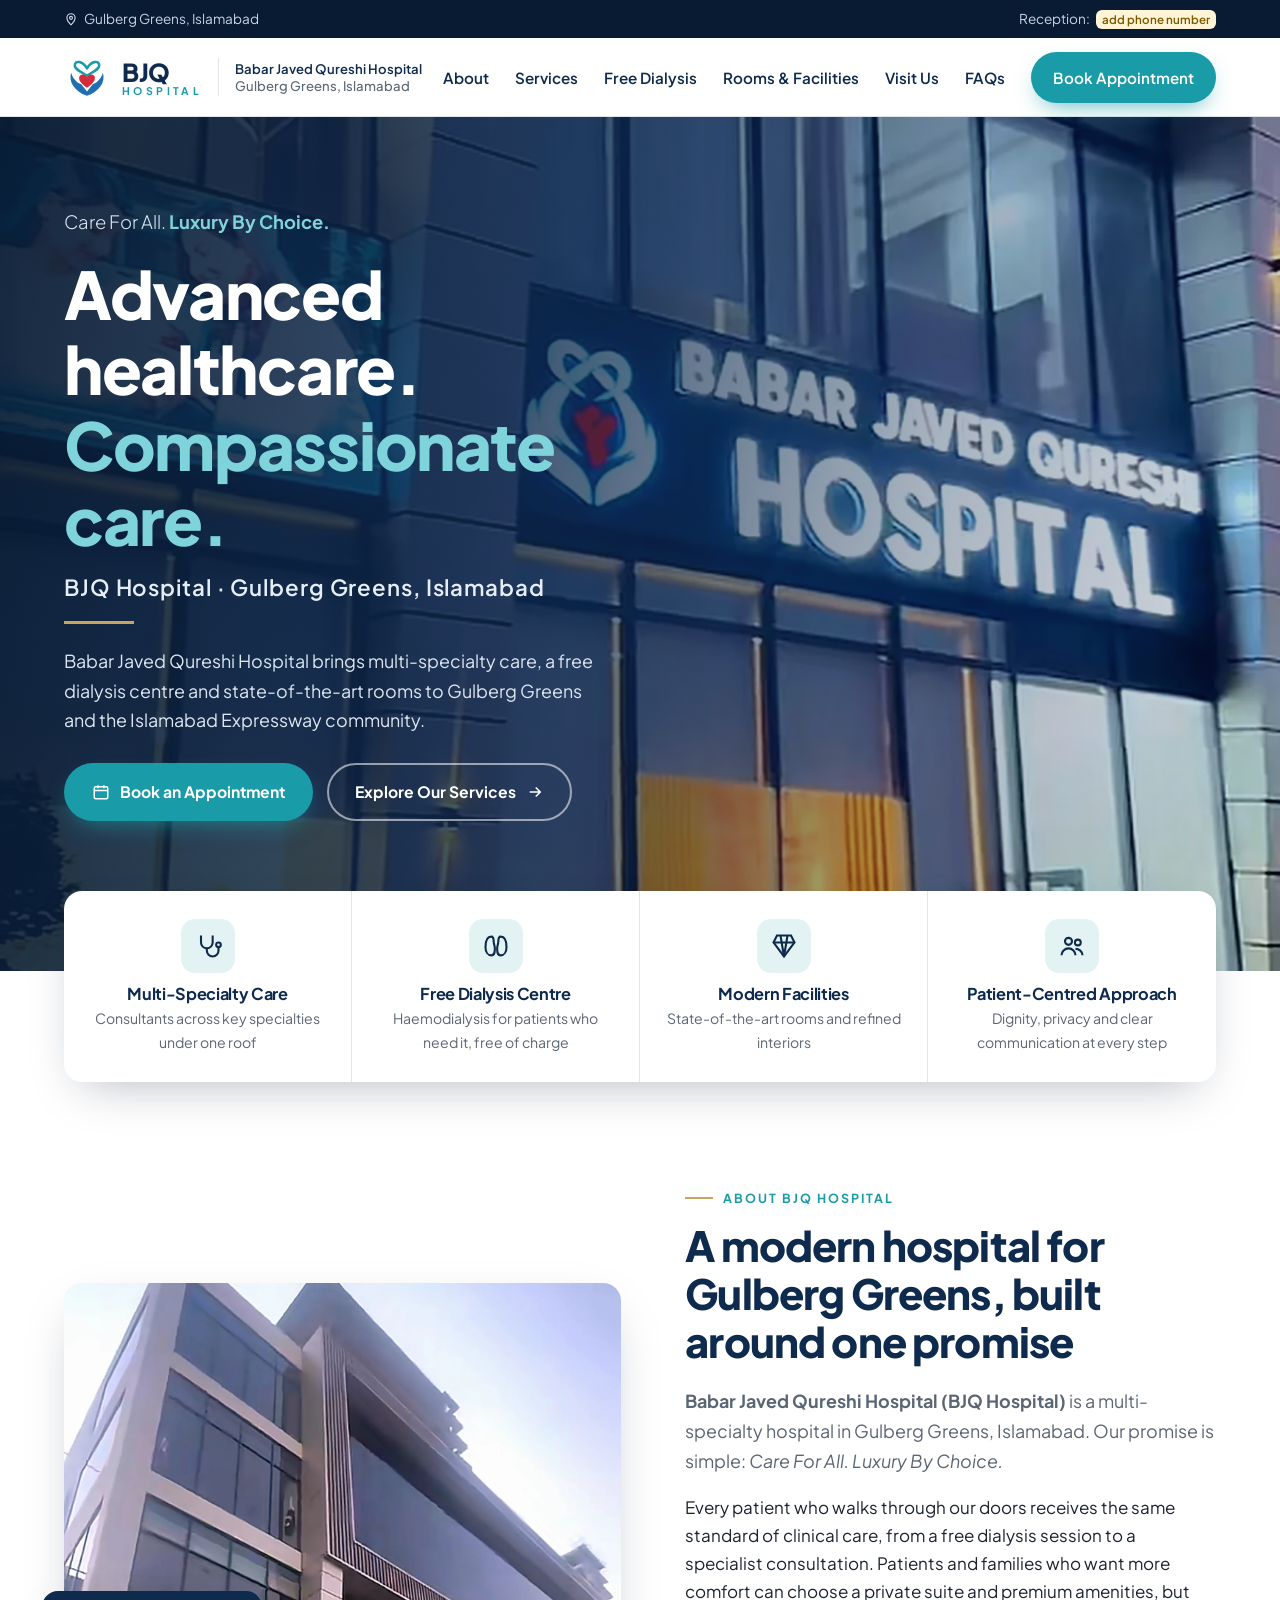
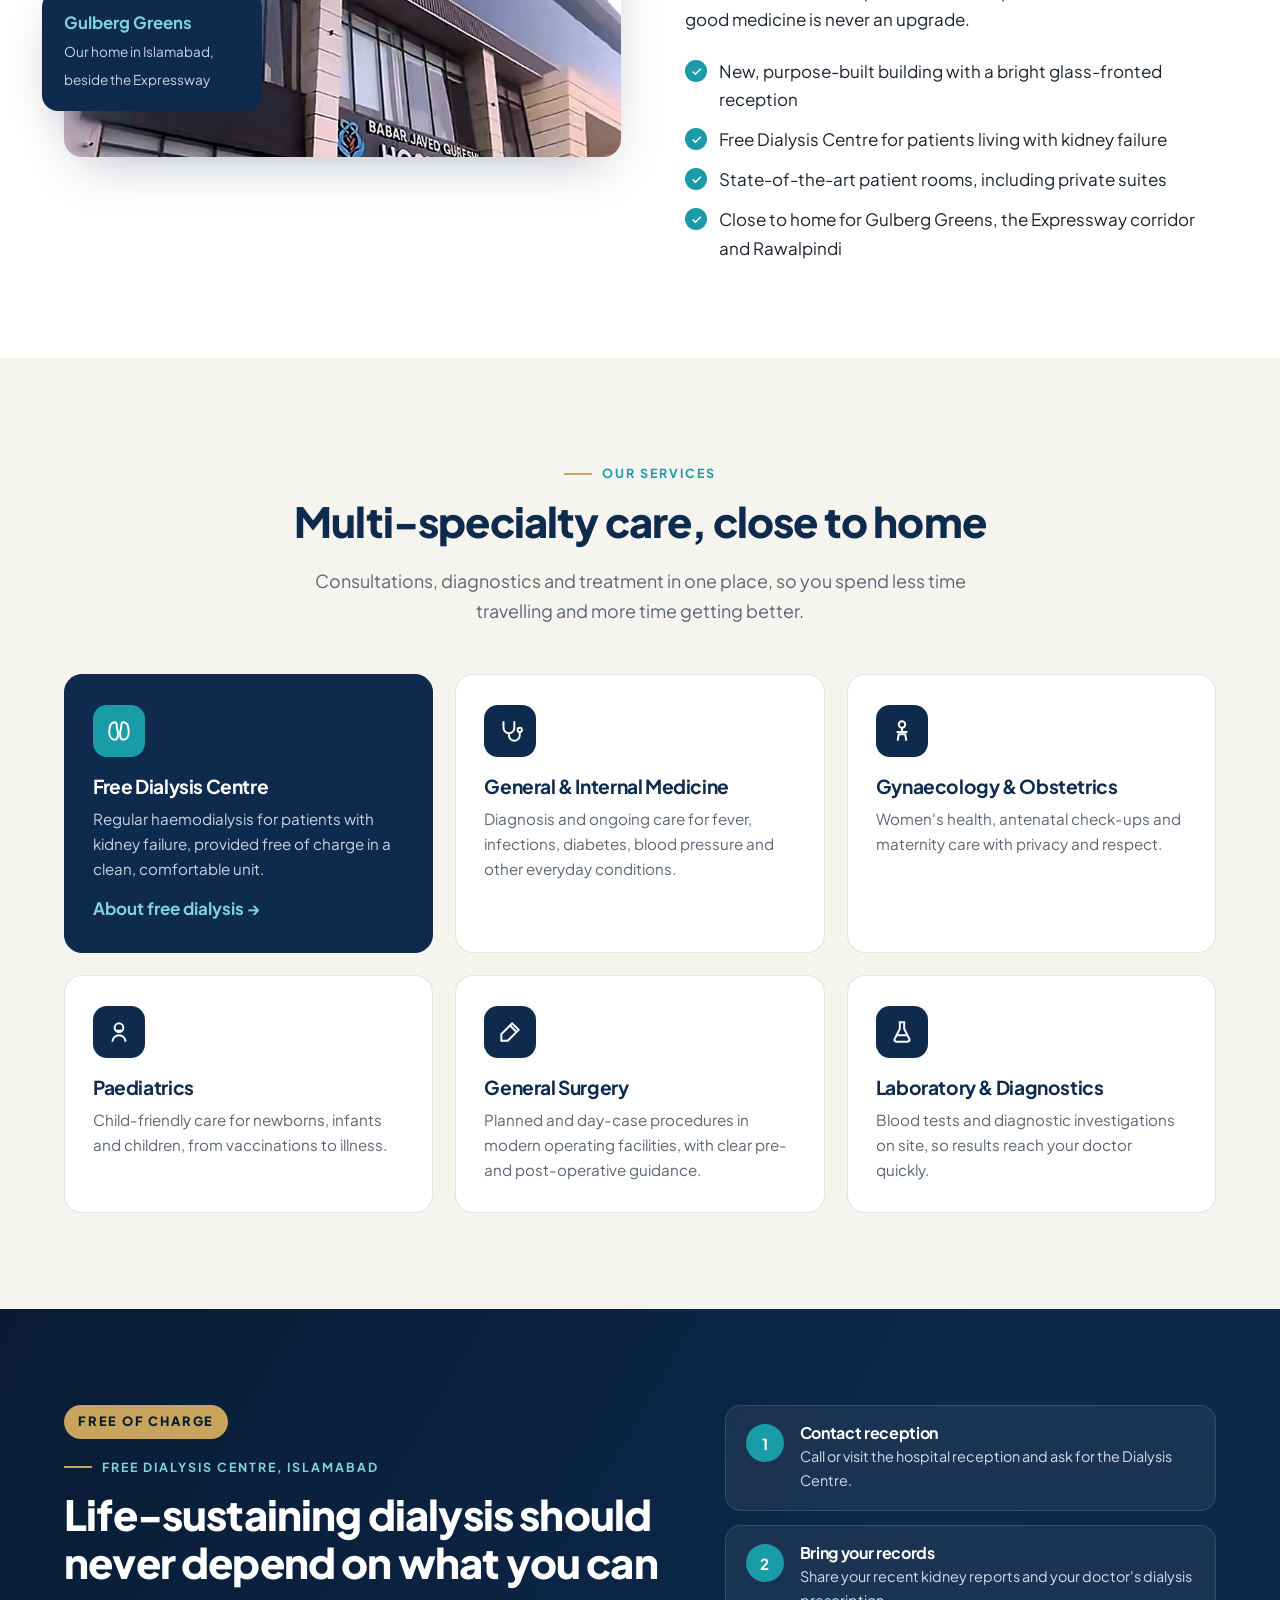
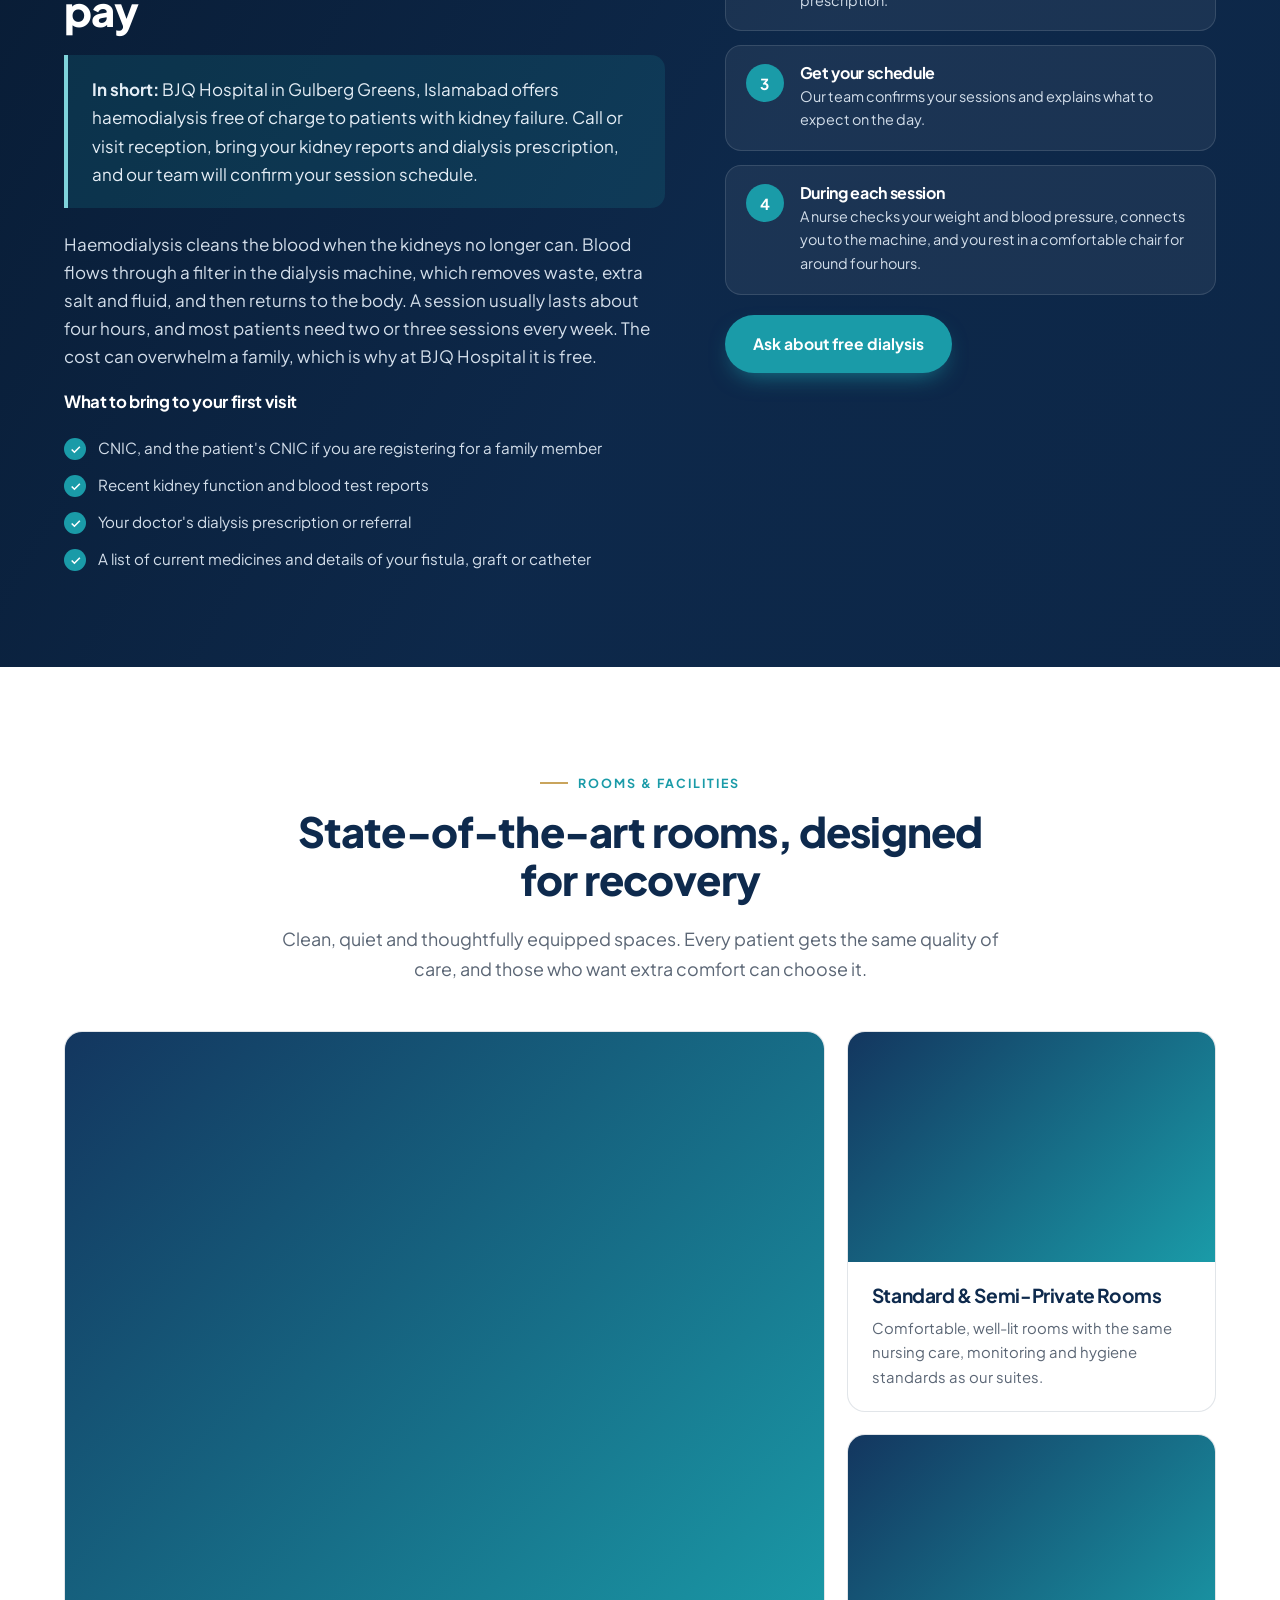
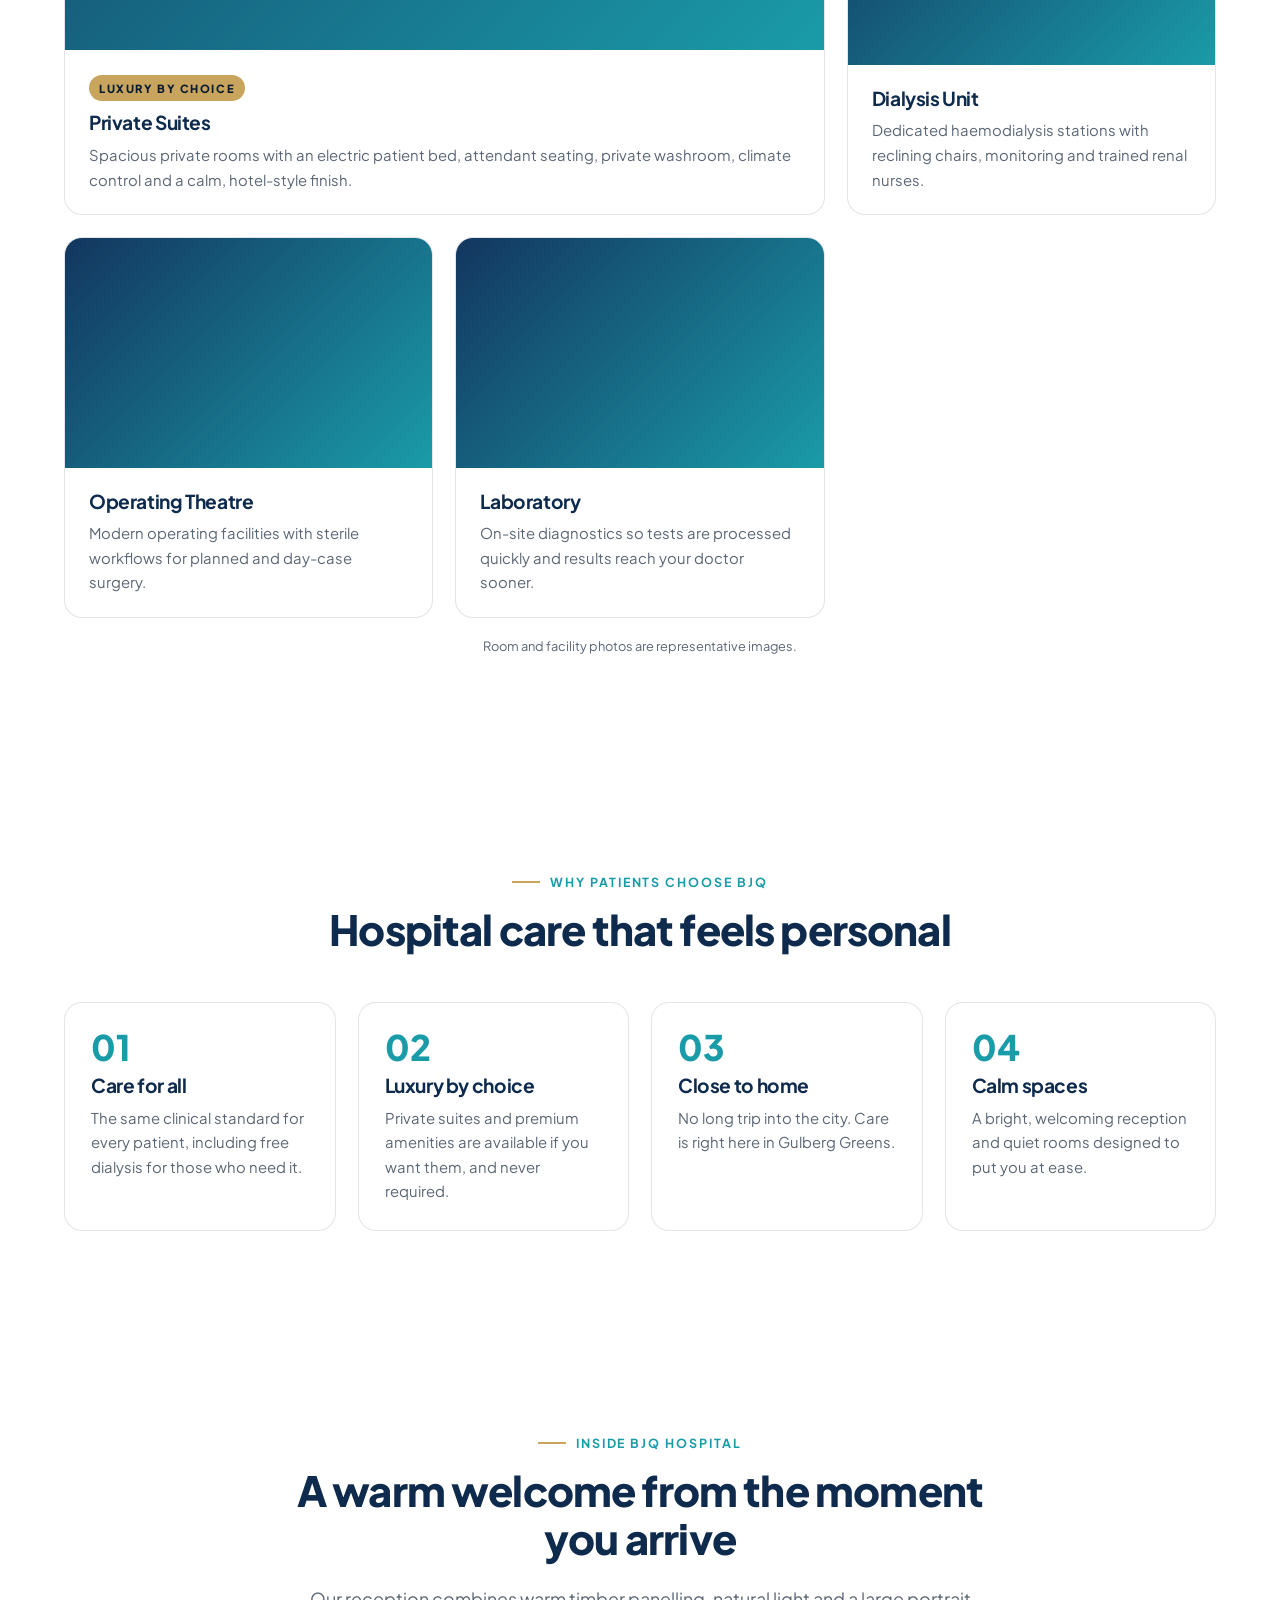
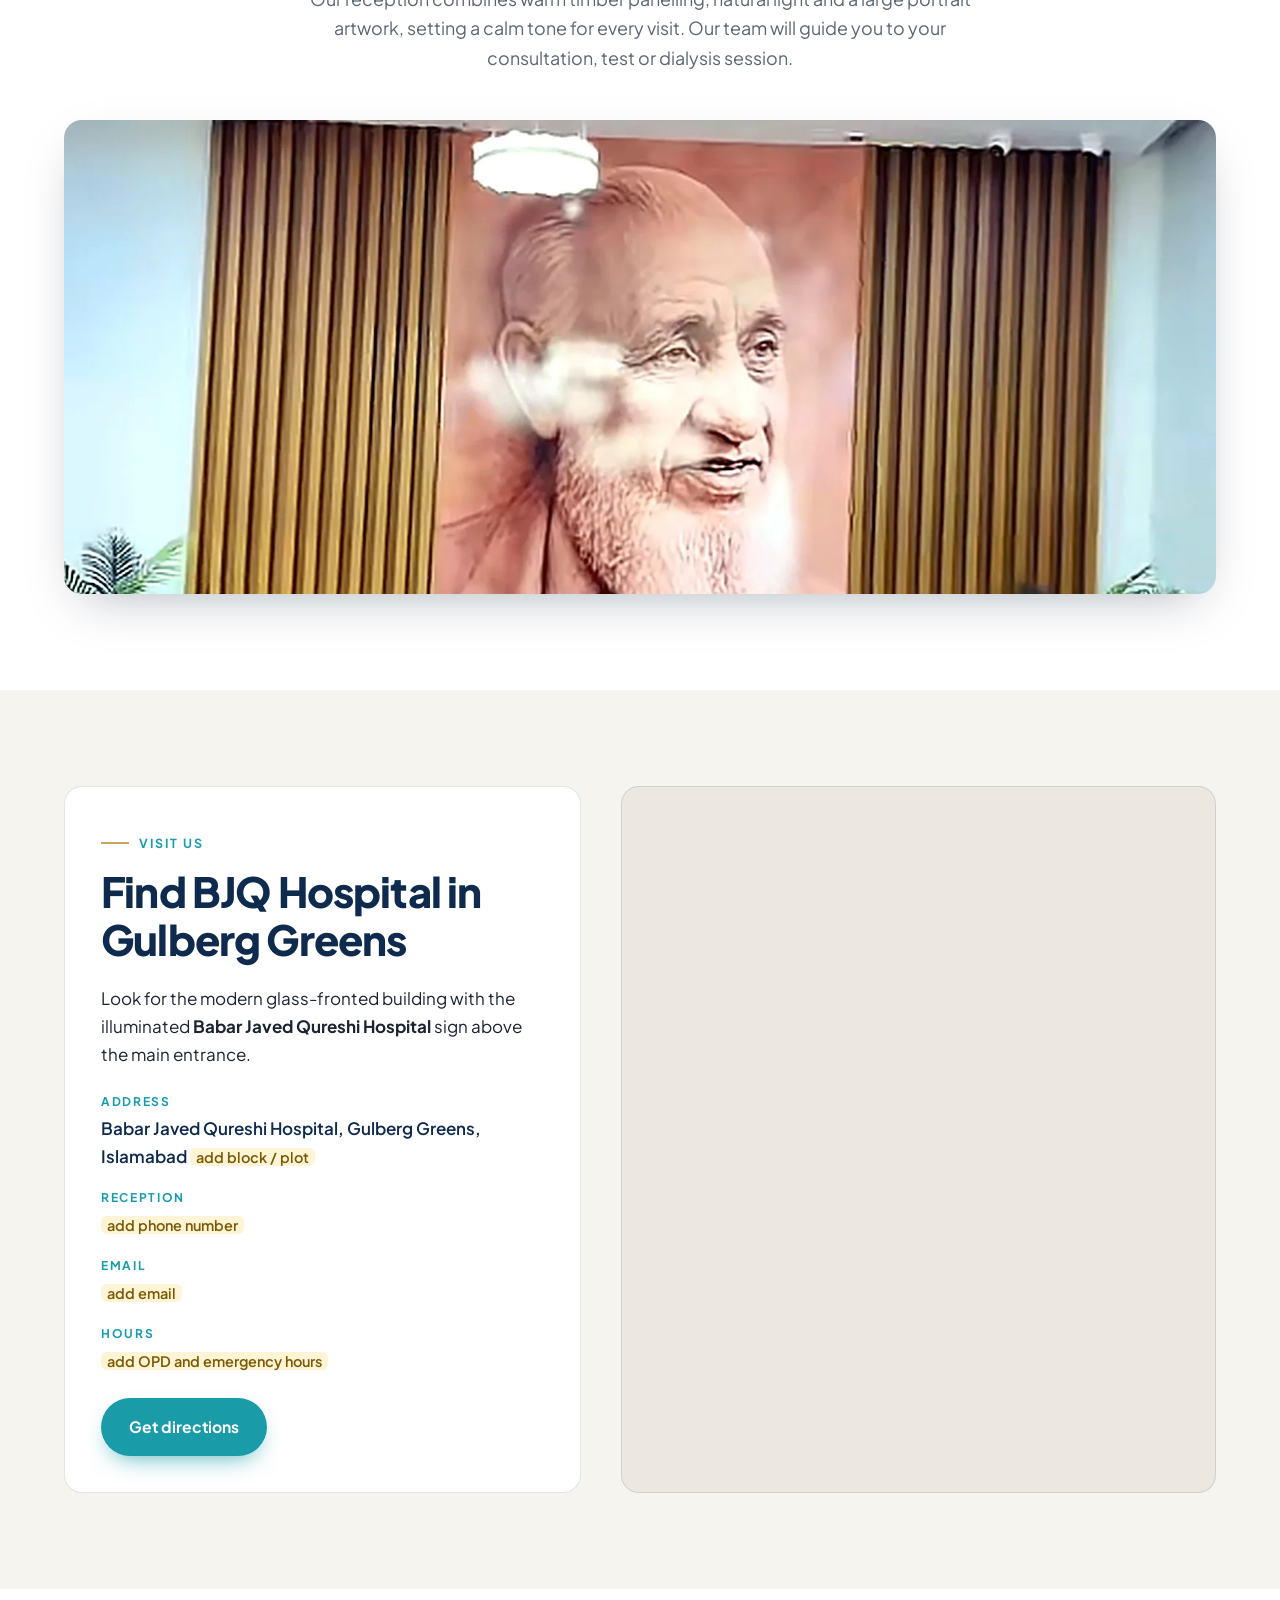
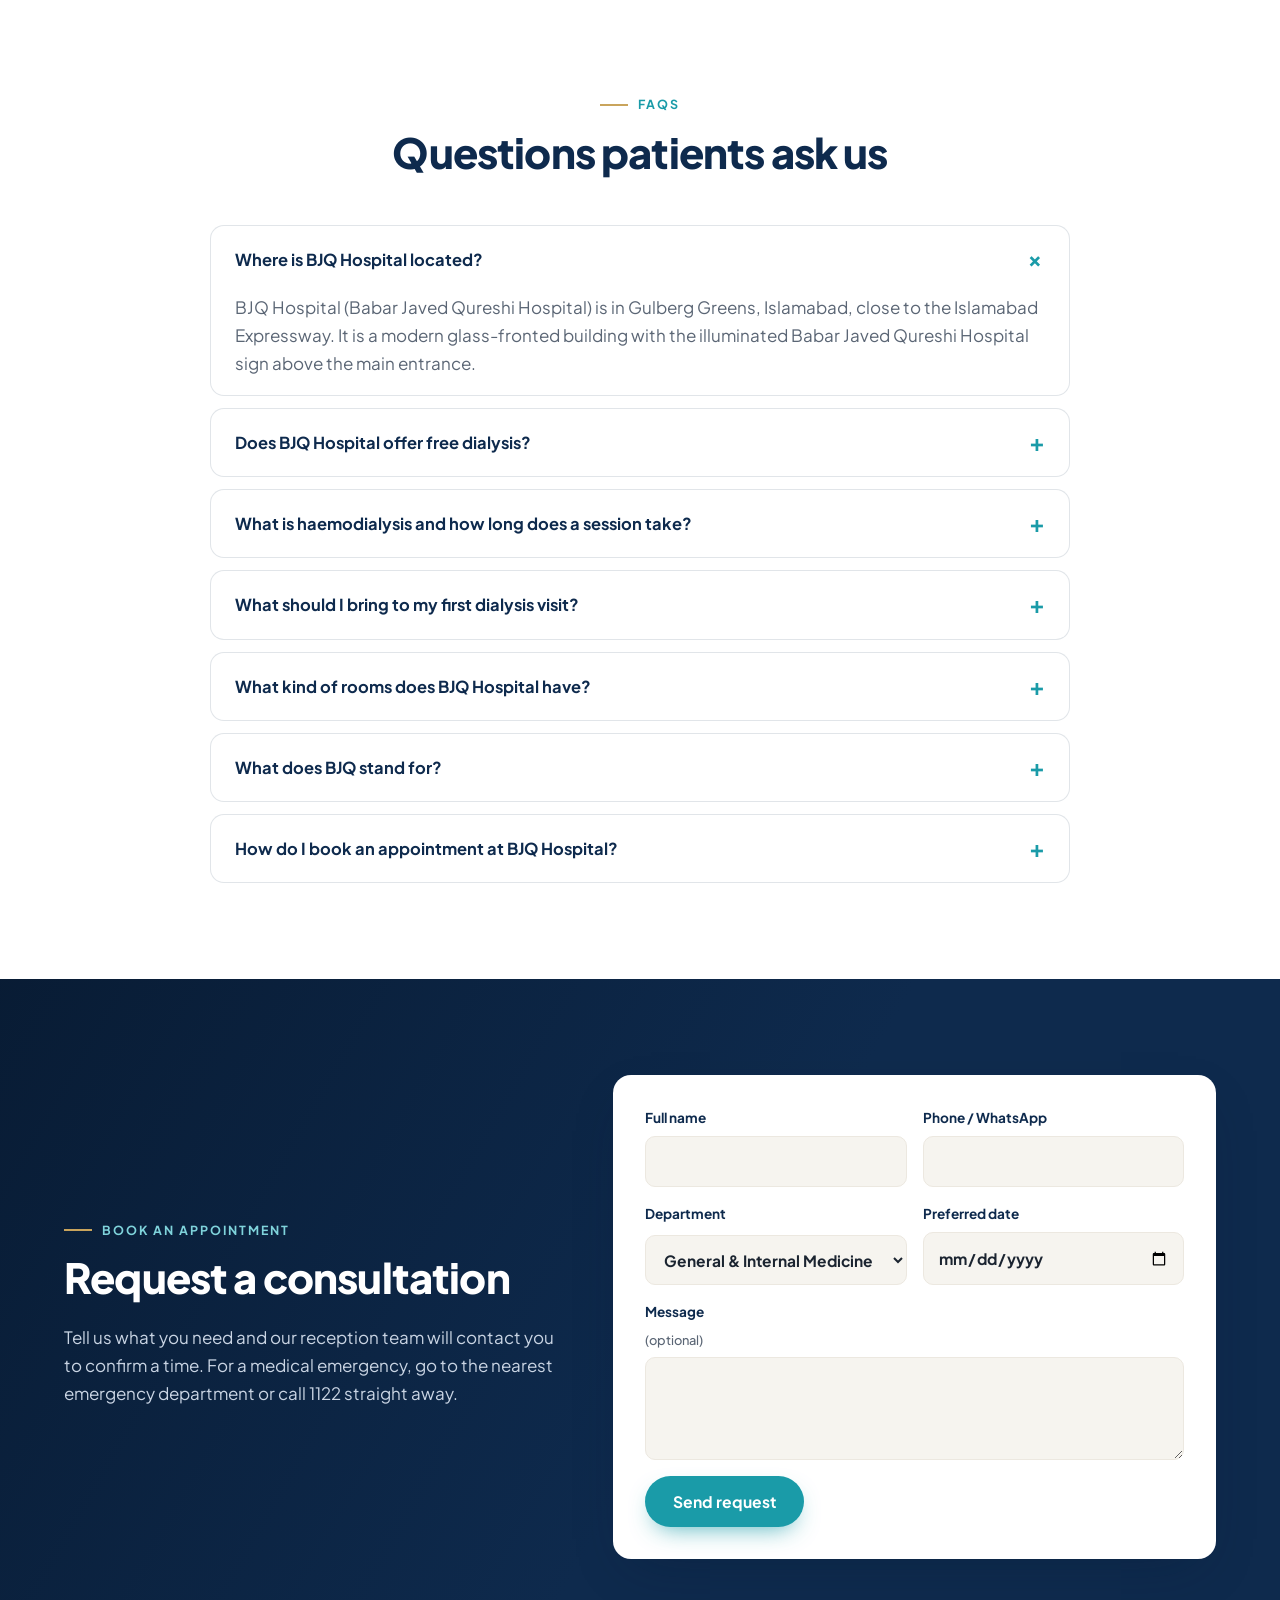
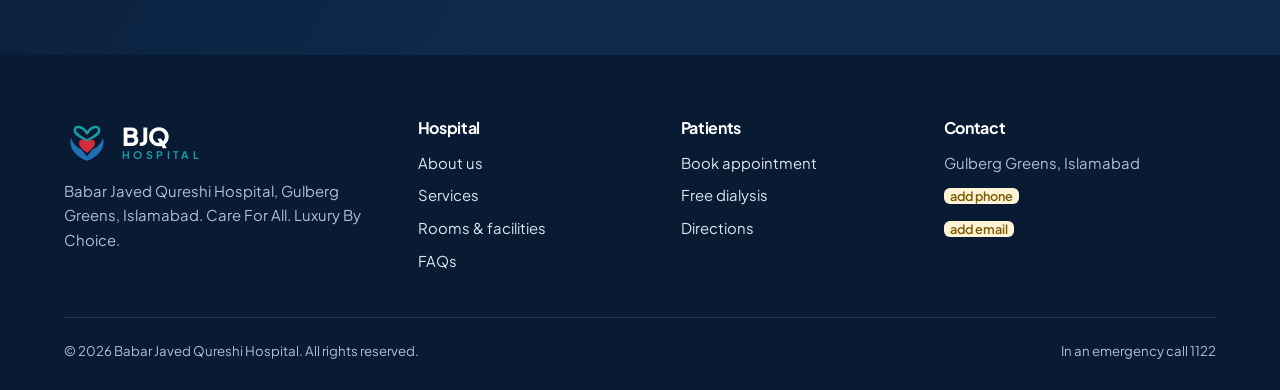
<file: index.html>
<!doctype html>
<html lang="en-PK">
<head>
<meta charset="utf-8">
<meta name="viewport" content="width=device-width, initial-scale=1">
<title>BJQ Hospital Gulberg Greens Islamabad | Multi-Specialty Care &amp; Free Dialysis</title>
<meta name="description" content="Babar Javed Qureshi (BJQ) Hospital in Gulberg Greens, Islamabad: multi-specialty care, a free dialysis centre, state-of-the-art rooms and a patient-centred approach. Care for all. Luxury by choice.">
<link rel="canonical" href="https://www.bjqhospital.pk/">
<meta name="robots" content="noindex, nofollow">
<meta name="theme-color" content="#0E2A4D">
<meta name="geo.region" content="PK-IS">
<meta name="geo.placename" content="Gulberg Greens, Islamabad">

<meta property="og:type" content="website">
<meta property="og:site_name" content="BJQ Hospital">
<meta property="og:locale" content="en_PK">
<meta property="og:title" content="BJQ Hospital, Gulberg Greens Islamabad">
<meta property="og:description" content="Multi-specialty care, state-of-the-art rooms and a free dialysis centre at Babar Javed Qureshi Hospital, Gulberg Greens, Islamabad.">
<meta property="og:url" content="https://www.bjqhospital.pk/">
<meta property="og:image" content="https://www.bjqhospital.pk/assets/img/og-bjq-hospital.jpg">
<meta property="og:image:width" content="1200">
<meta property="og:image:height" content="630">
<meta property="og:image:alt" content="Illuminated Babar Javed Qureshi Hospital sign at the entrance in Gulberg Greens, Islamabad">
<meta name="twitter:card" content="summary_large_image">

<link rel="icon" href="favicon.svg" type="image/svg+xml">
<link rel="manifest" href="site.webmanifest">
<link rel="preload" as="image" href="assets/img/bjq-hospital-entrance-sign-night.webp" type="image/webp">
<link rel="preconnect" href="https://fonts.googleapis.com">
<link rel="preconnect" href="https://fonts.gstatic.com" crossorigin>
<link rel="preconnect" href="https://images.unsplash.com">
<link href="https://fonts.googleapis.com/css2?family=Plus+Jakarta+Sans:wght@300;400;500;600;700;800&display=swap" rel="stylesheet">
<link rel="stylesheet" href="assets/css/style.css">

<!-- Structured data. Add "telephone", "email", exact "streetAddress", "geo" and "openingHoursSpecification" once confirmed by the hospital. -->
<script type="application/ld+json">
{
  "@context": "https://schema.org",
  "@graph": [
    {
      "@type": ["Hospital", "MedicalOrganization"],
      "@id": "https://www.bjqhospital.pk/#hospital",
      "name": "Babar Javed Qureshi Hospital",
      "alternateName": ["BJQ Hospital", "BJQ Hospital Islamabad"],
      "slogan": "Care For All. Luxury By Choice.",
      "description": "Multi-specialty hospital in Gulberg Greens, Islamabad, with a free dialysis centre, state-of-the-art patient rooms and a patient-centred approach.",
      "url": "https://www.bjqhospital.pk/",
      "logo": "https://www.bjqhospital.pk/assets/img/bjq-logo-mark.svg",
      "image": [
        "https://www.bjqhospital.pk/assets/img/bjq-hospital-entrance-sign-night.jpg",
        "https://www.bjqhospital.pk/assets/img/bjq-hospital-exterior-gulberg-greens.jpg",
        "https://www.bjqhospital.pk/assets/img/bjq-hospital-reception.jpg"
      ],
      "address": {
        "@type": "PostalAddress",
        "addressLocality": "Gulberg Greens, Islamabad",
        "addressRegion": "Islamabad Capital Territory",
        "addressCountry": "PK"
      },
      "areaServed": ["Islamabad", "Rawalpindi", "Gulberg Greens", "Islamabad Expressway"],
      "medicalSpecialty": ["Renal", "PrimaryCare", "Gynecologic", "Obstetric", "Pediatric", "LaboratoryScience"],
      "amenityFeature": [
        {"@type": "LocationFeatureSpecification", "name": "Private patient suites", "value": true},
        {"@type": "LocationFeatureSpecification", "name": "Free dialysis centre", "value": true},
        {"@type": "LocationFeatureSpecification", "name": "On-site laboratory", "value": true}
      ],
      "availableService": [
        {"@type": "MedicalTherapy", "name": "Haemodialysis (free dialysis centre)", "isAccessibleForFree": true},
        {"@type": "MedicalProcedure", "name": "Outpatient consultations"},
        {"@type": "MedicalTest", "name": "Laboratory and diagnostic tests"}
      ],
      "isAcceptingNewPatients": true
    },
    {
      "@type": "WebSite",
      "@id": "https://www.bjqhospital.pk/#website",
      "url": "https://www.bjqhospital.pk/",
      "name": "BJQ Hospital",
      "inLanguage": "en-PK",
      "publisher": {"@id": "https://www.bjqhospital.pk/#hospital"}
    },
    {
      "@type": "FAQPage",
      "mainEntity": [
        {"@type": "Question", "name": "Where is BJQ Hospital located?",
         "acceptedAnswer": {"@type": "Answer", "text": "BJQ Hospital (Babar Javed Qureshi Hospital) is in Gulberg Greens, Islamabad, close to the Islamabad Expressway. It is a modern glass-fronted building with the illuminated Babar Javed Qureshi Hospital sign above the main entrance."}},
        {"@type": "Question", "name": "Does BJQ Hospital offer free dialysis?",
         "acceptedAnswer": {"@type": "Answer", "text": "Yes. BJQ Hospital runs a Free Dialysis Centre for patients with kidney failure who need regular haemodialysis. Contact the hospital reception to ask about registration and session availability."}},
        {"@type": "Question", "name": "What is haemodialysis and how long does a session take?",
         "acceptedAnswer": {"@type": "Answer", "text": "Haemodialysis filters waste, salt and extra fluid from the blood with a dialysis machine when the kidneys can no longer do it. A session usually lasts about four hours, and most patients need two or three sessions a week."}},
        {"@type": "Question", "name": "What should I bring to my first dialysis visit?",
         "acceptedAnswer": {"@type": "Answer", "text": "Bring your CNIC, recent kidney function and blood test reports, your doctor's dialysis prescription, a list of your medicines and details of your dialysis access (fistula, graft or catheter)."}},
        {"@type": "Question", "name": "What kind of rooms does BJQ Hospital have?",
         "acceptedAnswer": {"@type": "Answer", "text": "BJQ Hospital offers modern patient rooms, including private suites for patients who want extra comfort and privacy. Every room is designed for safe, clean, comfortable recovery."}},
        {"@type": "Question", "name": "What does BJQ stand for?",
         "acceptedAnswer": {"@type": "Answer", "text": "BJQ stands for Babar Javed Qureshi, the name of the hospital: Babar Javed Qureshi Hospital, Gulberg Greens, Islamabad."}},
        {"@type": "Question", "name": "How do I book an appointment at BJQ Hospital?",
         "acceptedAnswer": {"@type": "Answer", "text": "You can request an appointment using the form on the BJQ Hospital website, by calling the hospital reception, or by visiting the reception desk at the hospital in Gulberg Greens, Islamabad."}}
      ]
    }
  ]
}
</script>
</head>
<body>
<a class="skip" href="#main">Skip to content</a>

<div class="topbar">
  <div class="container">
    <span>
      <svg width="14" height="14" viewBox="0 0 24 24" fill="none" stroke="currentColor" stroke-width="2"><path d="M12 22s7-6.2 7-12a7 7 0 1 0-14 0c0 5.8 7 12 7 12z"/><circle cx="12" cy="10" r="2.5"/></svg>
      Gulberg Greens, Islamabad
    </span>
    <span class="hide-sm">Reception: <span class="todo">add phone number</span></span>
  </div>
</div>

<header class="site-header">
  <div class="container">
    <a class="brand" href="#main" aria-label="BJQ Hospital home">
      <img src="assets/img/bjq-logo-mark.svg" alt="" width="46" height="46">
      <span class="brand-text"><strong>BJQ</strong><small>HOSPITAL</small></span>
      <span class="brand-divider" aria-hidden="true"></span>
      <span class="brand-full">Babar Javed Qureshi Hospital<span>Gulberg Greens, Islamabad</span></span>
    </a>
    <button class="nav-toggle" aria-label="Open menu" aria-expanded="false" aria-controls="nav">
      <svg viewBox="0 0 24 24" fill="none" stroke="currentColor" stroke-width="2"><path d="M4 7h16M4 12h16M4 17h16"/></svg>
    </button>
    <nav class="nav" id="nav" aria-label="Main">
      <a href="#about">About</a>
      <a href="#services">Services</a>
      <a href="#dialysis">Free Dialysis</a>
      <a href="#rooms">Rooms &amp; Facilities</a>
      <a href="#visit">Visit Us</a>
      <a href="#faq">FAQs</a>
      <a class="btn btn-primary" href="#appointment">Book Appointment</a>
    </nav>
  </div>
</header>

<main id="main">
  <!-- HERO: actual photograph of the BJQ Hospital entrance -->
  <section class="hero" aria-labelledby="hero-title">
    <picture class="hero-media">
      <source srcset="assets/img/bjq-hospital-entrance-sign-night.webp" type="image/webp">
      <img src="assets/img/bjq-hospital-entrance-sign-night.jpg" alt="The illuminated Babar Javed Qureshi Hospital sign above the glass-fronted entrance in Gulberg Greens, Islamabad, with the lit reception visible inside" width="1542" height="1566" fetchpriority="high">
    </picture>
    <div class="container">
      <div class="hero-copy">
        <p class="tagline">Care For All. <b>Luxury By Choice.</b></p>
        <h1 id="hero-title">Advanced healthcare. <em>Compassionate care.</em><span class="h1-sub">BJQ Hospital · Gulberg Greens, Islamabad</span></h1>
        <div class="rule"></div>
        <p>Babar Javed Qureshi Hospital brings multi-specialty care, a free dialysis centre and state-of-the-art rooms to Gulberg Greens and the Islamabad Expressway community.</p>
        <div class="hero-ctas">
          <a class="btn btn-primary" href="#appointment">
            <svg viewBox="0 0 24 24" fill="none" stroke="currentColor" stroke-width="2"><rect x="3" y="5" width="18" height="16" rx="2"/><path d="M3 10h18M8 3v4M16 3v4"/></svg>
            Book an Appointment</a>
          <a class="btn btn-ghost" href="#services">Explore Our Services
            <svg viewBox="0 0 24 24" fill="none" stroke="currentColor" stroke-width="2"><path d="M5 12h14M13 6l6 6-6 6"/></svg></a>
        </div>
      </div>
    </div>
  </section>

  <!-- PILLARS -->
  <div class="pillars">
    <div class="container">
      <div class="pillars-grid">
        <a class="pillar" href="#services">
          <div class="ico"><svg viewBox="0 0 24 24" fill="none" stroke="currentColor" stroke-width="1.8"><path d="M6 3v6a5 5 0 0 0 10 0V3"/><path d="M11 14v2a5 5 0 0 0 10 0v-3"/><circle cx="21" cy="11" r="2"/></svg></div>
          <h3>Multi-Specialty Care</h3><p>Consultants across key specialties under one roof</p>
        </a>
        <a class="pillar" href="#dialysis">
          <div class="ico"><svg viewBox="0 0 24 24" fill="none" stroke="currentColor" stroke-width="1.8"><path d="M8 4C4 4 3 9 3 13s2 7 5 7 3-3 3-6-1-3-1-6-1-4-2-4zM16 4c4 0 5 5 5 9s-2 7-5 7-3-3-3-6 1-3 1-6 1-4 2-4z"/></svg></div>
          <h3>Free Dialysis Centre</h3><p>Haemodialysis for patients who need it, free of charge</p>
        </a>
        <a class="pillar" href="#rooms">
          <div class="ico"><svg viewBox="0 0 24 24" fill="none" stroke="currentColor" stroke-width="1.8"><path d="M6 3h12l3 6-9 12L3 9z"/><path d="M3 9h18M9 3l3 18 3-18"/></svg></div>
          <h3>Modern Facilities</h3><p>State-of-the-art rooms and refined interiors</p>
        </a>
        <a class="pillar" href="#why">
          <div class="ico"><svg viewBox="0 0 24 24" fill="none" stroke="currentColor" stroke-width="1.8"><circle cx="9" cy="8" r="3"/><circle cx="17" cy="9" r="2.5"/><path d="M3 20c0-3.3 2.7-6 6-6s6 2.7 6 6M15 14.5c3 0 6 2 6 5.5"/></svg></div>
          <h3>Patient-Centred Approach</h3><p>Dignity, privacy and clear communication at every step</p>
        </a>
      </div>
    </div>
  </div>

  <!-- ABOUT -->
  <section id="about" aria-labelledby="about-title">
    <div class="container about-grid">
      <figure class="about-photo reveal" style="margin:0">
        <picture>
          <source srcset="assets/img/bjq-hospital-exterior-gulberg-greens.webp" type="image/webp">
          <img src="assets/img/bjq-hospital-exterior-gulberg-greens.jpg" alt="Daytime view of the BJQ Hospital building in Gulberg Greens: glass facade, grey and off-white panels and the vertical feature beside the entrance sign" width="1512" height="1686" loading="lazy">
        </picture>
        <div class="stamp"><strong>Gulberg Greens</strong><span>Our home in Islamabad, beside the Expressway</span></div>
      </figure>
      <div class="reveal">
        <span class="eyebrow">About BJQ Hospital</span>
        <h2 id="about-title">A modern hospital for Gulberg Greens, built around one promise</h2>
        <p class="lead"><strong>Babar Javed Qureshi Hospital (BJQ Hospital)</strong> is a multi-specialty hospital in Gulberg Greens, Islamabad. Our promise is simple: <em>Care For All. Luxury By Choice.</em></p>
        <p>Every patient who walks through our doors receives the same standard of clinical care, from a free dialysis session to a specialist consultation. Patients and families who want more comfort can choose a private suite and premium amenities, but good medicine is never an upgrade.</p>
        <ul class="checks">
          <li>New, purpose-built building with a bright glass-fronted reception</li>
          <li>Free Dialysis Centre for patients living with kidney failure</li>
          <li>State-of-the-art patient rooms, including private suites</li>
          <li>Close to home for Gulberg Greens, the Expressway corridor and Rawalpindi</li>
        </ul>
      </div>
    </div>
  </section>

  <!-- SERVICES (photo background) -->
  <section id="services" class="services bg-photo" aria-labelledby="services-title" style="--bg:url('https://images.unsplash.com/photo-1586773860418-d37222d8fce3?auto=format&fit=crop&w=1920&q=70')">
    <div class="container">
      <div class="section-head center">
        <span class="eyebrow">Our Services</span>
        <h2 id="services-title">Multi-specialty care, close to home</h2>
        <p class="lead">Consultations, diagnostics and treatment in one place, so you spend less time travelling and more time getting better.</p>
      </div>
      <!-- Confirm this department list with BJQ Hospital before launch. -->
      <div class="svc-grid">
        <article class="svc featured reveal">
          <div class="ico"><svg viewBox="0 0 24 24" fill="none" stroke="currentColor" stroke-width="1.8"><path d="M8 4C4 4 3 9 3 13s2 7 5 7 3-3 3-6-1-3-1-6-1-4-2-4zM16 4c4 0 5 5 5 9s-2 7-5 7-3-3-3-6 1-3 1-6 1-4 2-4z"/></svg></div>
          <h3>Free Dialysis Centre</h3>
          <p>Regular haemodialysis for patients with kidney failure, provided free of charge in a clean, comfortable unit.</p>
          <a href="#dialysis">About free dialysis →</a>
        </article>
        <article class="svc reveal">
          <div class="ico"><svg viewBox="0 0 24 24" fill="none" stroke="currentColor" stroke-width="1.8"><path d="M6 3v6a5 5 0 0 0 10 0V3"/><path d="M11 14v2a5 5 0 0 0 10 0v-3"/><circle cx="21" cy="11" r="2"/></svg></div>
          <h3>General &amp; Internal Medicine</h3>
          <p>Diagnosis and ongoing care for fever, infections, diabetes, blood pressure and other everyday conditions.</p>
        </article>
        <article class="svc reveal">
          <div class="ico"><svg viewBox="0 0 24 24" fill="none" stroke="currentColor" stroke-width="1.8"><circle cx="12" cy="6" r="3"/><path d="M12 9v4M8 21l1-6h6l1 6M7 13h10"/></svg></div>
          <h3>Gynaecology &amp; Obstetrics</h3>
          <p>Women's health, antenatal check-ups and maternity care with privacy and respect.</p>
        </article>
        <article class="svc reveal">
          <div class="ico"><svg viewBox="0 0 24 24" fill="none" stroke="currentColor" stroke-width="1.8"><circle cx="12" cy="8" r="4"/><path d="M10 7.5h.01M14 7.5h.01M10 10s.8 1 2 1 2-1 2-1M6 21c0-3.3 2.7-6 6-6s6 2.7 6 6"/></svg></div>
          <h3>Paediatrics</h3>
          <p>Child-friendly care for newborns, infants and children, from vaccinations to illness.</p>
        </article>
        <article class="svc reveal">
          <div class="ico"><svg viewBox="0 0 24 24" fill="none" stroke="currentColor" stroke-width="1.8"><path d="M14 4l6 6-10 10H4v-6z"/><path d="M12 6l6 6"/></svg></div>
          <h3>General Surgery</h3>
          <p>Planned and day-case procedures in modern operating facilities, with clear pre- and post-operative guidance.</p>
        </article>
        <article class="svc reveal">
          <div class="ico"><svg viewBox="0 0 24 24" fill="none" stroke="currentColor" stroke-width="1.8"><path d="M9 3h6M10 3v6L5 19a2 2 0 0 0 1.8 2h10.4a2 2 0 0 0 1.8-2L14 9V3"/><path d="M7.5 15h9"/></svg></div>
          <h3>Laboratory &amp; Diagnostics</h3>
          <p>Blood tests and diagnostic investigations on site, so results reach your doctor quickly.</p>
        </article>
      </div>
    </div>
  </section>

  <!-- FREE DIALYSIS CENTRE (photo background) -->
  <section id="dialysis" class="dialysis bg-photo dark" aria-labelledby="dialysis-title" style="--bg:url('https://images.unsplash.com/photo-1538108149393-fbbd81895907?auto=format&fit=crop&w=1920&q=70')">
    <div class="container">
      <div class="reveal">
        <span class="free-tag">Free of charge</span>
        <span class="eyebrow" style="display:flex">Free Dialysis Centre, Islamabad</span>
        <h2 id="dialysis-title">Life-sustaining dialysis should never depend on what you can pay</h2>
        <div class="answer-box dark"><p><strong>In short:</strong> BJQ Hospital in Gulberg Greens, Islamabad offers haemodialysis free of charge to patients with kidney failure. Call or visit reception, bring your kidney reports and dialysis prescription, and our team will confirm your session schedule.</p></div>
        <p>Haemodialysis cleans the blood when the kidneys no longer can. Blood flows through a filter in the dialysis machine, which removes waste, extra salt and fluid, and then returns to the body. A session usually lasts about four hours, and most patients need two or three sessions every week. The cost can overwhelm a family, which is why at BJQ Hospital it is free.</p>
        <h3 class="sub">What to bring to your first visit</h3>
        <ul class="checks light">
          <li>CNIC, and the patient's CNIC if you are registering for a family member</li>
          <li>Recent kidney function and blood test reports</li>
          <li>Your doctor's dialysis prescription or referral</li>
          <li>A list of current medicines and details of your fistula, graft or catheter</li>
        </ul>
      </div>
      <div class="steps reveal">
        <div class="step"><b>1</b><div><h3>Contact reception</h3><p>Call or visit the hospital reception and ask for the Dialysis Centre.</p></div></div>
        <div class="step"><b>2</b><div><h3>Bring your records</h3><p>Share your recent kidney reports and your doctor's dialysis prescription.</p></div></div>
        <div class="step"><b>3</b><div><h3>Get your schedule</h3><p>Our team confirms your sessions and explains what to expect on the day.</p></div></div>
        <div class="step"><b>4</b><div><h3>During each session</h3><p>A nurse checks your weight and blood pressure, connects you to the machine, and you rest in a comfortable chair for around four hours.</p></div></div>
        <a class="btn btn-primary" href="#appointment" style="justify-self:start;margin-top:6px">Ask about free dialysis</a>
      </div>
    </div>
  </section>

  <!-- ROOMS & FACILITIES -->
  <section id="rooms" aria-labelledby="rooms-title">
    <div class="container">
      <div class="section-head center">
        <span class="eyebrow">Rooms &amp; Facilities</span>
        <h2 id="rooms-title">State-of-the-art rooms, designed for recovery</h2>
        <p class="lead">Clean, quiet and thoughtfully equipped spaces. Every patient gets the same quality of care, and those who want extra comfort can choose it.</p>
      </div>
      <div class="room-grid">
        <article class="room room-lg reveal">
          <div class="room-img"><img src="https://images.unsplash.com/photo-1631217868264-e5b90bb7e133?auto=format&fit=crop&w=1200&q=72" alt="Representative image of a private hospital suite with a modern patient bed" loading="lazy" onerror="this.remove()"></div>
          <div class="room-body"><span class="room-tag">Luxury by choice</span><h3>Private Suites</h3><p>Spacious private rooms with an electric patient bed, attendant seating, private washroom, climate control and a calm, hotel-style finish.</p></div>
        </article>
        <article class="room reveal">
          <div class="room-img"><img src="https://images.unsplash.com/photo-1519494026892-80bbd2d6fd0d?auto=format&fit=crop&w=900&q=72" alt="Representative image of modern hospital patient rooms" loading="lazy" onerror="this.remove()"></div>
          <div class="room-body"><h3>Standard &amp; Semi-Private Rooms</h3><p>Comfortable, well-lit rooms with the same nursing care, monitoring and hygiene standards as our suites.</p></div>
        </article>
        <article class="room reveal">
          <div class="room-img"><img src="https://images.unsplash.com/photo-1516549655169-df83a0774514?auto=format&fit=crop&w=900&q=72" alt="Representative image of a dialysis and treatment area with patient chairs and monitoring equipment" loading="lazy" onerror="this.remove()"></div>
          <div class="room-body"><h3>Dialysis Unit</h3><p>Dedicated haemodialysis stations with reclining chairs, monitoring and trained renal nurses.</p></div>
        </article>
        <article class="room reveal">
          <div class="room-img"><img src="https://images.unsplash.com/photo-1551076805-e1869033e561?auto=format&fit=crop&w=900&q=72" alt="Representative image of a modern operating theatre" loading="lazy" onerror="this.remove()"></div>
          <div class="room-body"><h3>Operating Theatre</h3><p>Modern operating facilities with sterile workflows for planned and day-case surgery.</p></div>
        </article>
        <article class="room reveal">
          <div class="room-img"><img src="https://images.unsplash.com/photo-1579684385127-1ef15d508118?auto=format&fit=crop&w=900&q=72" alt="Representative image of a hospital laboratory" loading="lazy" onerror="this.remove()"></div>
          <div class="room-body"><h3>Laboratory</h3><p>On-site diagnostics so tests are processed quickly and results reach your doctor sooner.</p></div>
        </article>
      </div>
      <p class="img-note">Room and facility photos are representative images.</p>
    </div>
  </section>

  <!-- WHY (photo background) -->
  <section id="why" class="bg-photo soft" aria-labelledby="why-title" style="--bg:url('https://images.unsplash.com/photo-1576091160550-2173dba999ef?auto=format&fit=crop&w=1920&q=70')">
    <div class="container">
      <div class="section-head center">
        <span class="eyebrow">Why patients choose BJQ</span>
        <h2 id="why-title">Hospital care that feels personal</h2>
      </div>
      <div class="why-grid">
        <div class="why reveal"><div class="num">01</div><h3>Care for all</h3><p>The same clinical standard for every patient, including free dialysis for those who need it.</p></div>
        <div class="why reveal"><div class="num">02</div><h3>Luxury by choice</h3><p>Private suites and premium amenities are available if you want them, and never required.</p></div>
        <div class="why reveal"><div class="num">03</div><h3>Close to home</h3><p>No long trip into the city. Care is right here in Gulberg Greens.</p></div>
        <div class="why reveal"><div class="num">04</div><h3>Calm spaces</h3><p>A bright, welcoming reception and quiet rooms designed to put you at ease.</p></div>
      </div>
    </div>
  </section>

  <!-- INSIDE: actual reception photo -->
  <section aria-labelledby="inside-title">
    <div class="container">
      <div class="section-head center">
        <span class="eyebrow">Inside BJQ Hospital</span>
        <h2 id="inside-title">A warm welcome from the moment you arrive</h2>
        <p class="lead">Our reception combines warm timber panelling, natural light and a large portrait artwork, setting a calm tone for every visit. Our team will guide you to your consultation, test or dialysis session.</p>
      </div>
      <figure class="wide-photo reveal">
        <picture>
          <source srcset="assets/img/bjq-hospital-reception.webp" type="image/webp">
          <img src="assets/img/bjq-hospital-reception.jpg" alt="BJQ Hospital reception feature wall with timber panelling and a large portrait artwork" width="1560" height="642" loading="lazy">
        </picture>
      </figure>
    </div>
  </section>

  <!-- VISIT -->
  <section id="visit" class="visit" aria-labelledby="visit-title">
    <div class="container visit-grid">
      <div class="visit-card reveal">
        <span class="eyebrow">Visit Us</span>
        <h2 id="visit-title">Find BJQ Hospital in Gulberg Greens</h2>
        <p>Look for the modern glass-fronted building with the illuminated <strong>Babar Javed Qureshi Hospital</strong> sign above the main entrance.</p>
        <dl>
          <div><dt>Address</dt><dd>Babar Javed Qureshi Hospital, Gulberg Greens, Islamabad <span class="todo">add block / plot</span></dd></div>
          <div><dt>Reception</dt><dd><span class="todo">add phone number</span></dd></div>
          <div><dt>Email</dt><dd><span class="todo">add email</span></dd></div>
          <div><dt>Hours</dt><dd><span class="todo">add OPD and emergency hours</span></dd></div>
        </dl>
        <a class="btn btn-primary" style="margin-top:24px" href="https://www.google.com/maps/search/?api=1&amp;query=Babar+Javed+Qureshi+Hospital+Gulberg+Greens+Islamabad" target="_blank" rel="noopener">Get directions</a>
      </div>
      <div class="map reveal">
        <iframe title="Map showing BJQ Hospital in Gulberg Greens, Islamabad" loading="lazy" referrerpolicy="no-referrer-when-downgrade"
          src="https://www.google.com/maps?q=Babar+Javed+Qureshi+Hospital+Gulberg+Greens+Islamabad&amp;output=embed"></iframe>
      </div>
    </div>
  </section>

  <!-- FAQ (mirrors FAQPage schema) -->
  <section id="faq" aria-labelledby="faq-title">
    <div class="container">
      <div class="section-head center">
        <span class="eyebrow">FAQs</span>
        <h2 id="faq-title">Questions patients ask us</h2>
      </div>
      <div class="faq-list">
        <details open><summary>Where is BJQ Hospital located?</summary><p>BJQ Hospital (Babar Javed Qureshi Hospital) is in Gulberg Greens, Islamabad, close to the Islamabad Expressway. It is a modern glass-fronted building with the illuminated Babar Javed Qureshi Hospital sign above the main entrance.</p></details>
        <details><summary>Does BJQ Hospital offer free dialysis?</summary><p>Yes. BJQ Hospital runs a Free Dialysis Centre for patients with kidney failure who need regular haemodialysis. Contact the hospital reception to ask about registration and session availability.</p></details>
        <details><summary>What is haemodialysis and how long does a session take?</summary><p>Haemodialysis filters waste, salt and extra fluid from the blood with a dialysis machine when the kidneys can no longer do it. A session usually lasts about four hours, and most patients need two or three sessions a week.</p></details>
        <details><summary>What should I bring to my first dialysis visit?</summary><p>Bring your CNIC, recent kidney function and blood test reports, your doctor's dialysis prescription, a list of your medicines and details of your dialysis access (fistula, graft or catheter).</p></details>
        <details><summary>What kind of rooms does BJQ Hospital have?</summary><p>BJQ Hospital offers modern patient rooms, including private suites for patients who want extra comfort and privacy. Every room is designed for safe, clean, comfortable recovery.</p></details>
        <details><summary>What does BJQ stand for?</summary><p>BJQ stands for Babar Javed Qureshi, the name of the hospital: Babar Javed Qureshi Hospital, Gulberg Greens, Islamabad.</p></details>
        <details><summary>How do I book an appointment at BJQ Hospital?</summary><p>You can request an appointment using the form on this page, by calling the hospital reception, or by visiting the reception desk at the hospital in Gulberg Greens, Islamabad.</p></details>
      </div>
    </div>
  </section>

  <!-- APPOINTMENT (photo background) -->
  <section id="appointment" class="appt bg-photo dark" aria-labelledby="appt-title" style="--bg:url('https://images.unsplash.com/photo-1612349317150-e413f6a5b16d?auto=format&fit=crop&w=1920&q=70')">
    <div class="container appt-grid">
      <div class="reveal">
        <span class="eyebrow">Book an Appointment</span>
        <h2 id="appt-title">Request a consultation</h2>
        <p>Tell us what you need and our reception team will contact you to confirm a time. For a medical emergency, go to the nearest emergency department or call 1122 straight away.</p>
      </div>
      <form class="form reveal" id="appt-form" novalidate>
        <label>Full name<input name="name" autocomplete="name" required></label>
        <label>Phone / WhatsApp<input name="phone" type="tel" autocomplete="tel" inputmode="tel" required></label>
        <label>Department
          <select name="dept">
            <option>General &amp; Internal Medicine</option>
            <option>Free Dialysis Centre</option>
            <option>Gynaecology &amp; Obstetrics</option>
            <option>Paediatrics</option>
            <option>General Surgery</option>
            <option>Laboratory &amp; Diagnostics</option>
          </select></label>
        <label>Preferred date<input name="date" type="date"></label>
        <label class="full">Message <small>(optional)</small><textarea name="msg" rows="3"></textarea></label>
        <div class="full"><button class="btn btn-primary" type="submit">Send request</button> <small id="form-note"></small></div>
      </form>
    </div>
  </section>
</main>

<footer class="site-footer">
  <div class="container">
    <div class="foot-grid">
      <div>
        <a class="brand" href="#main"><img src="assets/img/bjq-logo-mark.svg" alt="" width="42" height="42"><span class="brand-text"><strong>BJQ</strong><small>HOSPITAL</small></span></a>
        <p>Babar Javed Qureshi Hospital, Gulberg Greens, Islamabad. Care For All. Luxury By Choice.</p>
      </div>
      <div><h3>Hospital</h3><ul><li><a href="#about">About us</a></li><li><a href="#services">Services</a></li><li><a href="#rooms">Rooms &amp; facilities</a></li><li><a href="#faq">FAQs</a></li></ul></div>
      <div><h3>Patients</h3><ul><li><a href="#appointment">Book appointment</a></li><li><a href="#dialysis">Free dialysis</a></li><li><a href="#visit">Directions</a></li></ul></div>
      <div><h3>Contact</h3><ul><li>Gulberg Greens, Islamabad</li><li><span class="todo">add phone</span></li><li><span class="todo">add email</span></li></ul></div>
    </div>
    <div class="foot-bottom"><span>© <span id="yr">2026</span> Babar Javed Qureshi Hospital. All rights reserved.</span><span>In an emergency call 1122</span></div>
  </div>
</footer>
<script src="assets/js/main.js" defer></script>
</body>
</html>
</file>
<file: assets/css/style.css>
/* BJQ Hospital — Babar Javed Qureshi Hospital, Gulberg Greens, Islamabad */
:root{
  --navy:#0E2A4D; --navy-2:#13365F; --navy-deep:#081B33;
  --teal:#1A9BA8; --teal-soft:#E3F3F4; --gold:#C9A45C;
  --stone:#F6F4EF; --stone-2:#ECE8E0; --ink:#1B2430; --muted:#5B6675;
  --white:#fff; --line:rgba(14,42,77,.12);
  --radius:18px; --shadow:0 18px 50px -20px rgba(8,27,51,.35);
  --max:1200px;
  --font:"Plus Jakarta Sans",system-ui,-apple-system,"Segoe UI",Roboto,sans-serif;
}
*{box-sizing:border-box}
html{scroll-behavior:smooth;-webkit-text-size-adjust:100%}
body{margin:0;font-family:var(--font);color:var(--ink);background:var(--white);line-height:1.65;font-size:17px;overflow-x:hidden}
img{max-width:100%;display:block}
a{color:var(--teal);text-decoration:none}
a:hover{text-decoration:underline}
h1,h2,h3{color:var(--navy);line-height:1.15;margin:0 0 .5em;letter-spacing:-.02em}
h2{font-size:clamp(1.8rem,3.4vw,2.6rem);font-weight:800}
h3{font-size:1.2rem;font-weight:700}
p{margin:0 0 1em}
.container{max-width:var(--max);margin:0 auto;padding:0 24px}
.skip{position:absolute;left:-999px;top:0;background:var(--navy);color:#fff;padding:10px 16px;z-index:999}
.skip:focus{left:12px;top:12px}
.eyebrow{display:inline-flex;align-items:center;gap:10px;font-size:.78rem;font-weight:700;letter-spacing:.16em;text-transform:uppercase;color:var(--teal);margin-bottom:14px}
.eyebrow::before{content:"";width:28px;height:2px;background:var(--gold)}
.lead{font-size:1.12rem;color:var(--muted)}
.btn{display:inline-flex;align-items:center;gap:10px;padding:14px 26px;border-radius:999px;font-weight:700;font-size:.98rem;border:2px solid transparent;transition:transform .2s,background .2s,box-shadow .2s;cursor:pointer;font-family:inherit}
.btn:hover{text-decoration:none;transform:translateY(-2px)}
.btn-primary{background:var(--teal);color:#fff;box-shadow:0 10px 24px -10px rgba(26,155,168,.8)}
.btn-primary:hover{background:#158894}
.btn-ghost{border-color:rgba(255,255,255,.55);color:#fff}
.btn-ghost:hover{background:rgba(255,255,255,.1)}
.btn-navy{background:var(--navy);color:#fff}
.btn svg{width:18px;height:18px}

/* Top bar + header */
.topbar{background:var(--navy-deep);color:#C9D4E3;font-size:.85rem}
.topbar .container{display:flex;justify-content:space-between;gap:16px;padding-top:8px;padding-bottom:8px;flex-wrap:wrap}
.topbar a{color:#fff}
.topbar span{display:inline-flex;align-items:center;gap:6px}
.site-header{position:sticky;top:0;z-index:50;background:rgba(255,255,255,.96);backdrop-filter:blur(10px);border-bottom:1px solid var(--line)}
.site-header .container{display:flex;align-items:center;justify-content:space-between;height:78px}
.brand{display:flex;align-items:center;gap:12px;color:var(--navy)}
.brand:hover{text-decoration:none}
.brand img{width:46px;height:46px}
.brand-text{display:flex;flex-direction:column;line-height:1.05}
.brand-text strong{font-size:1.55rem;font-weight:800;letter-spacing:-.02em}
.brand-text small{font-size:.66rem;font-weight:700;letter-spacing:.32em;color:var(--teal)}
.brand-divider{width:1px;height:38px;background:var(--line);margin:0 4px}
.brand-full{font-size:.82rem;font-weight:600;color:var(--navy);line-height:1.3}
.brand-full span{display:block;font-weight:500;color:var(--muted)}
.nav{display:flex;align-items:center;gap:26px}
.nav a{color:var(--navy);font-weight:600;font-size:.95rem}
.nav .btn{padding:11px 20px;color:#fff}
.nav-toggle{display:none;background:none;border:0;padding:8px;cursor:pointer;color:var(--navy)}
.nav-toggle svg{width:28px;height:28px}

/* Hero */
.hero{padding:0;position:relative;min-height:min(88vh,820px);display:flex;align-items:center;color:#fff;overflow:hidden;background:var(--navy)}
.hero-media{position:absolute;inset:0}
.hero-media{display:block}
.hero-media img{width:100%;height:100%;object-fit:cover;object-position:60% 30%}
.hero::after{content:"";position:absolute;inset:0;background:linear-gradient(100deg,rgba(8,27,51,.94) 0%,rgba(14,42,77,.82) 38%,rgba(14,42,77,.35) 70%,rgba(14,42,77,.15) 100%)}
.hero .container{position:relative;z-index:2;padding-top:90px;padding-bottom:150px;width:100%}
.hero-copy{max-width:620px}
.hero .tagline{font-size:1.15rem;font-weight:300;margin-bottom:18px;color:#D7E6F2}
.hero .tagline b{font-weight:700;color:#7FD3DB}
.hero h1{color:#fff;font-size:clamp(2.3rem,5.4vw,4.1rem);font-weight:800;margin-bottom:20px}
.hero h1 em{font-style:normal;color:#7FD3DB}
.h1-sub{display:block;font-size:.34em;font-weight:600;letter-spacing:.04em;color:#E5EEF6;margin-top:18px}
.hero h1 + .rule{width:70px;height:3px;background:var(--gold);margin-bottom:22px}
.hero p{font-size:1.12rem;color:#DCE6F0;max-width:540px}
.hero-ctas{display:flex;gap:14px;flex-wrap:wrap;margin-top:28px}
.photo-badge{position:absolute;right:24px;bottom:120px;z-index:2;font-size:.75rem;color:#E5EEF6;background:rgba(8,27,51,.55);border:1px solid rgba(255,255,255,.2);padding:6px 12px;border-radius:999px;backdrop-filter:blur(6px)}

/* Pillars */
.pillars{position:relative;z-index:5;margin-top:-80px}
.pillars-grid{display:grid;grid-template-columns:repeat(4,1fr);background:#fff;border-radius:var(--radius);box-shadow:var(--shadow);overflow:hidden}
.pillar{padding:28px 24px;text-align:center;border-right:1px solid var(--line)}
.pillar:last-child{border-right:0}
.pillar .ico{width:54px;height:54px;margin:0 auto 12px;border-radius:14px;background:var(--teal-soft);display:grid;place-items:center;color:var(--navy)}
.pillar .ico svg{width:28px;height:28px}
.pillar h3{font-size:1.02rem;margin:0 0 4px}
.pillar p{font-size:.88rem;color:var(--muted);margin:0}

section{padding:96px 0}
section.hero{padding:0}
.section-head{max-width:720px;margin-bottom:48px}
.section-head.center{margin-left:auto;margin-right:auto;text-align:center}
.section-head.center .eyebrow{justify-content:center}

/* About */
.about-grid{display:grid;grid-template-columns:1.05fr 1fr;gap:64px;align-items:center}
.about-photo{position:relative}
.about-photo img{height:auto;border-radius:var(--radius);box-shadow:var(--shadow);aspect-ratio:4/3.4;object-fit:cover;object-position:50% 30%;width:100%}
.about-photo figcaption{font-size:.8rem;color:var(--muted);margin-top:10px}
.about-photo .stamp{position:absolute;left:-22px;bottom:46px;background:var(--navy);color:#fff;border-radius:16px;padding:18px 22px;box-shadow:var(--shadow);max-width:220px}
.about-photo .stamp strong{display:block;font-size:1.05rem;color:#7FD3DB}
.about-photo .stamp span{font-size:.85rem;color:#C9D4E3}
.checks{list-style:none;padding:0;margin:24px 0 0;display:grid;gap:12px}
.checks li{display:flex;gap:12px;align-items:flex-start}
.checks li::before{content:"";flex:0 0 22px;height:22px;margin-top:3px;border-radius:50%;background:var(--teal) url("data:image/svg+xml,%3Csvg xmlns='http://www.w3.org/2000/svg' viewBox='0 0 24 24' fill='none' stroke='white' stroke-width='3'%3E%3Cpath d='M5 12l5 5L20 7'/%3E%3C/svg%3E") center/13px no-repeat}

/* Services */
.services{background:var(--stone)}
.svc-grid{display:grid;grid-template-columns:repeat(3,1fr);gap:22px}
.svc{background:#fff;border-radius:var(--radius);padding:30px 28px;border:1px solid var(--line);transition:transform .25s,box-shadow .25s;position:relative;overflow:hidden}
.svc:hover{transform:translateY(-4px);box-shadow:var(--shadow)}
.svc::after{content:"";position:absolute;left:0;top:0;height:4px;width:0;background:linear-gradient(90deg,var(--teal),var(--gold));transition:width .35s}
.svc:hover::after{width:100%}
.svc .ico{width:52px;height:52px;border-radius:14px;background:var(--navy);color:#fff;display:grid;place-items:center;margin-bottom:18px}
.svc .ico svg{width:26px;height:26px}
.svc p{color:var(--muted);font-size:.95rem;margin:0}
.svc.featured{background:var(--navy);color:#fff;border-color:var(--navy)}
.svc.featured h3{color:#fff}
.svc.featured p{color:#C9D4E3}
.svc.featured .ico{background:var(--teal)}
.svc.featured a{color:#7FD3DB;font-weight:700;display:inline-block;margin-top:12px}

/* Dialysis band */
.dialysis{background:linear-gradient(135deg,var(--navy-deep),var(--navy-2));color:#fff;position:relative;overflow:hidden}
.dialysis::before{content:"";position:absolute;right:-160px;top:-160px;width:520px;height:520px;border-radius:50%;border:70px solid rgba(26,155,168,.12)}
.dialysis .container{position:relative;display:grid;grid-template-columns:1.1fr .9fr;gap:60px;align-items:center}
.dialysis h2{color:#fff}
.dialysis .eyebrow{color:#7FD3DB}
.dialysis p{color:#D3DEEA}
.free-tag{display:inline-block;background:var(--gold);color:var(--navy-deep);font-weight:800;font-size:.8rem;letter-spacing:.14em;text-transform:uppercase;padding:6px 14px;border-radius:999px;margin-bottom:18px}
.steps{display:grid;gap:14px}
.step{display:flex;gap:16px;background:rgba(255,255,255,.06);border:1px solid rgba(255,255,255,.12);border-radius:16px;padding:18px 20px}
.step b{flex:0 0 38px;height:38px;border-radius:50%;background:var(--teal);display:grid;place-items:center;font-size:.95rem}
.step h3{color:#fff;font-size:1rem;margin:0 0 2px}
.step p{margin:0;font-size:.9rem}

/* Why */
.why-grid{display:grid;grid-template-columns:repeat(4,1fr);gap:22px}
.why{padding:26px;border-radius:var(--radius);background:var(--stone);border:1px solid var(--line)}
.why .num{font-size:2.2rem;font-weight:800;color:var(--teal);line-height:1;margin-bottom:10px}
.why p{font-size:.93rem;color:var(--muted);margin:0}

/* Visit */
.visit{background:var(--stone)}
.visit-grid{display:grid;grid-template-columns:1fr 1.15fr;gap:40px;align-items:stretch}
.visit-card{background:#fff;border-radius:var(--radius);padding:36px;border:1px solid var(--line)}
.visit-card dl{margin:24px 0 0;display:grid;gap:18px}
.visit-card dt{font-size:.75rem;font-weight:700;letter-spacing:.14em;text-transform:uppercase;color:var(--teal)}
.visit-card dd{margin:2px 0 0;font-weight:600;color:var(--navy)}
.map{border-radius:var(--radius);overflow:hidden;min-height:380px;border:1px solid var(--line);background:var(--stone-2)}
.map iframe{width:100%;height:100%;min-height:380px;border:0;display:block}
.todo{background:#FFF4D6;color:#7A5A00;border-radius:6px;padding:0 6px;font-size:.85em;font-weight:600}

/* FAQ */
.faq-list{max-width:860px;margin:0 auto;display:grid;gap:12px}
.faq-list details{border:1px solid var(--line);border-radius:14px;padding:0 24px;background:#fff}
.faq-list summary{cursor:pointer;list-style:none;padding:20px 0;font-weight:700;color:var(--navy);display:flex;justify-content:space-between;gap:16px;font-size:1.03rem}
.faq-list summary::-webkit-details-marker{display:none}
.faq-list summary::after{content:"+";font-size:1.5rem;color:var(--teal);line-height:1;transition:transform .2s}
.faq-list details[open] summary::after{transform:rotate(45deg)}
.faq-list details p{color:var(--muted);padding-bottom:18px;margin:0}

/* Appointment */
.appt{background:var(--navy);color:#fff}
.appt-grid{display:grid;grid-template-columns:.9fr 1.1fr;gap:56px;align-items:center}
.appt h2{color:#fff}
.appt .eyebrow{color:#7FD3DB}
.appt p{color:#C9D4E3}
.form{background:#fff;border-radius:var(--radius);padding:32px;display:grid;grid-template-columns:1fr 1fr;gap:16px;box-shadow:var(--shadow)}
.form label{display:grid;gap:6px;font-size:.85rem;font-weight:700;color:var(--navy)}
.form .full{grid-column:1/-1}
.form input,.form select,.form textarea{font:inherit;font-size:.97rem;padding:12px 14px;border:1.5px solid var(--stone-2);border-radius:10px;background:var(--stone);color:var(--ink);width:100%}
.form input:focus,.form select:focus,.form textarea:focus{outline:none;border-color:var(--teal);background:#fff}
.form small{color:var(--muted);font-weight:500;font-size:.8rem}

/* Footer */
.site-footer{background:var(--navy-deep);color:#AFC0D4;padding:64px 0 28px;font-size:.93rem}
.foot-grid{display:grid;grid-template-columns:1.4fr 1fr 1fr 1.2fr;gap:36px}
.site-footer h3{color:#fff;font-size:1rem;margin-bottom:14px}
.site-footer ul{list-style:none;margin:0;padding:0;display:grid;gap:8px}
.site-footer a{color:#DCE6F0}
.site-footer .brand{color:#fff;margin-bottom:14px}
.site-footer .brand-text strong{color:#fff}
.foot-bottom{border-top:1px solid rgba(255,255,255,.1);margin-top:44px;padding-top:22px;display:flex;justify-content:space-between;gap:16px;flex-wrap:wrap;font-size:.83rem}

/* Inner page */
.page-hero{background:linear-gradient(135deg,var(--navy-deep),var(--navy-2));color:#fff;padding:72px 0 64px}
.page-hero h1{color:#fff;font-size:clamp(2rem,4.4vw,3.2rem);font-weight:800}
.page-hero p{color:#D3DEEA;max-width:680px;font-size:1.1rem}
.crumbs{font-size:.85rem;margin-bottom:18px;color:#AFC0D4}
.crumbs a{color:#7FD3DB}
.prose{max-width:820px}
.prose h2{font-size:1.7rem;margin-top:1.6em}
.prose ul{padding-left:1.2em}
.prose li{margin-bottom:.4em}
.answer-box{background:var(--teal-soft);border-left:4px solid var(--teal);padding:20px 24px;border-radius:0 14px 14px 0;margin:0 0 28px}
.answer-box p{margin:0}

.reveal{opacity:0;transform:translateY(22px);transition:opacity .7s ease,transform .7s ease}
.reveal.in{opacity:1;transform:none}
@media (prefers-reduced-motion:reduce){.reveal{opacity:1;transform:none;transition:none}html{scroll-behavior:auto}}

@media (max-width:1024px){
  .svc-grid{grid-template-columns:repeat(2,1fr)}
  .why-grid{grid-template-columns:repeat(2,1fr)}
  .foot-grid{grid-template-columns:1fr 1fr}
  .brand-divider,.brand-full{display:none}
}
@media (max-width:860px){
  body{font-size:16px}
  section{padding:68px 0}
  section.hero{padding:0}
  .container{padding:0 16px}
  .nav{position:fixed;inset:78px 0 auto 0;background:#fff;flex-direction:column;align-items:stretch;gap:0;padding:8px 16px 20px;border-bottom:1px solid var(--line);box-shadow:var(--shadow);display:none}
  .nav.open{display:flex}
  .nav a{padding:14px 4px;border-bottom:1px solid var(--line)}
  .nav .btn{margin-top:14px;justify-content:center;border-bottom:0}
  .nav-toggle{display:block}
  .hero{min-height:auto;flex-direction:column;align-items:stretch}
  .hero-media{position:relative;inset:auto;height:62vw;max-height:420px}
  .hero-media img{object-position:72% 34%}
  .hero::after{display:none}
  .hero-media::after{content:"";position:absolute;inset:0;background:linear-gradient(180deg,rgba(8,27,51,0) 55%,var(--navy) 100%)}
  .hero .container{padding-top:12px;padding-bottom:120px}
  .photo-badge{top:12px;bottom:auto;right:12px}
  .pillars-grid{grid-template-columns:1fr 1fr}
  .pillar:nth-child(2){border-right:0}
  .pillar:nth-child(-n+2){border-bottom:1px solid var(--line)}
  .about-grid,.dialysis .container,.visit-grid,.appt-grid{grid-template-columns:1fr;gap:36px}
  .about-photo .stamp{left:12px;bottom:40px}
  .form{grid-template-columns:1fr;padding:22px}
  .topbar .hide-sm{display:none}
}
@media (max-width:560px){
  .svc-grid,.why-grid,.foot-grid{grid-template-columns:1fr}
  .pillar{padding:20px 12px}
  .hero-ctas .btn{width:100%;justify-content:center}
}

/* ---- v2: photo backgrounds, rooms, single-page dialysis ---- */
a.pillar{color:inherit;text-decoration:none;transition:background .2s}
a.pillar:hover{background:var(--teal-soft);text-decoration:none}
.bg-photo{position:relative;isolation:isolate}
.bg-photo::before{content:"";position:absolute;inset:0;z-index:-2;background:var(--bg) center/cover no-repeat}
.bg-photo::after{content:"";position:absolute;inset:0;z-index:-1;background:linear-gradient(180deg,rgba(246,244,239,.94),rgba(246,244,239,.9))}
.bg-photo.soft::after{background:linear-gradient(180deg,rgba(255,255,255,.93),rgba(255,255,255,.88))}
.bg-photo.dark::after{background:linear-gradient(120deg,rgba(8,27,51,.95) 0%,rgba(14,42,77,.88) 55%,rgba(14,42,77,.78) 100%)}
.dialysis.bg-photo{background:var(--navy-deep)}
.dialysis.bg-photo::before{z-index:-2;border:0;width:auto;height:auto;border-radius:0;right:0;top:0}
.dialysis .container{align-items:start}
.dialysis h3.sub{color:#fff;font-size:1.05rem;margin:22px 0 4px}
.answer-box.dark{background:rgba(26,155,168,.16);border-left-color:#7FD3DB;margin:18px 0 22px}
.answer-box.dark p{color:#E5EEF6}
.checks.light li{color:#D3DEEA;font-size:.95rem}
.appt.bg-photo{background:var(--navy)}
.why{background:rgba(255,255,255,.85);backdrop-filter:blur(4px)}
.room-grid{display:grid;grid-template-columns:repeat(3,1fr);grid-auto-rows:auto;gap:22px}
.room{background:#fff;border:1px solid var(--line);border-radius:var(--radius);overflow:hidden;display:flex;flex-direction:column;transition:transform .25s,box-shadow .25s}
.room:hover{transform:translateY(-4px);box-shadow:var(--shadow)}
.room-lg{grid-column:span 2;grid-row:span 2}
.room-img{aspect-ratio:16/10;background:linear-gradient(135deg,var(--navy-2),var(--teal));overflow:hidden;position:relative}
.room-lg .room-img{aspect-ratio:auto;flex:1;min-height:300px}
.room-img img{width:100%;height:100%;object-fit:cover;transition:transform .6s}
.room-lg .room-img img{position:absolute;inset:0}
.room:hover .room-img img{transform:scale(1.04)}
.room-body{padding:22px 24px}
.room-body p{color:var(--muted);font-size:.93rem;margin:0}
.room-tag{display:inline-block;background:var(--gold);color:var(--navy-deep);font-size:.7rem;font-weight:800;letter-spacing:.14em;text-transform:uppercase;padding:4px 10px;border-radius:999px;margin-bottom:10px}
.img-note{text-align:center;font-size:.8rem;color:var(--muted);margin-top:18px}
.wide-photo{margin:0}
.wide-photo img{width:100%;height:auto;border-radius:var(--radius);box-shadow:var(--shadow)}
@media (max-width:1024px){.room-grid{grid-template-columns:1fr 1fr}.room-lg{grid-column:span 2;grid-row:auto}.room-lg .room-img{min-height:280px}}
@media (max-width:560px){.room-grid{grid-template-columns:1fr}.room-lg{grid-column:auto}.room-lg .room-img{min-height:220px}}
</file>
